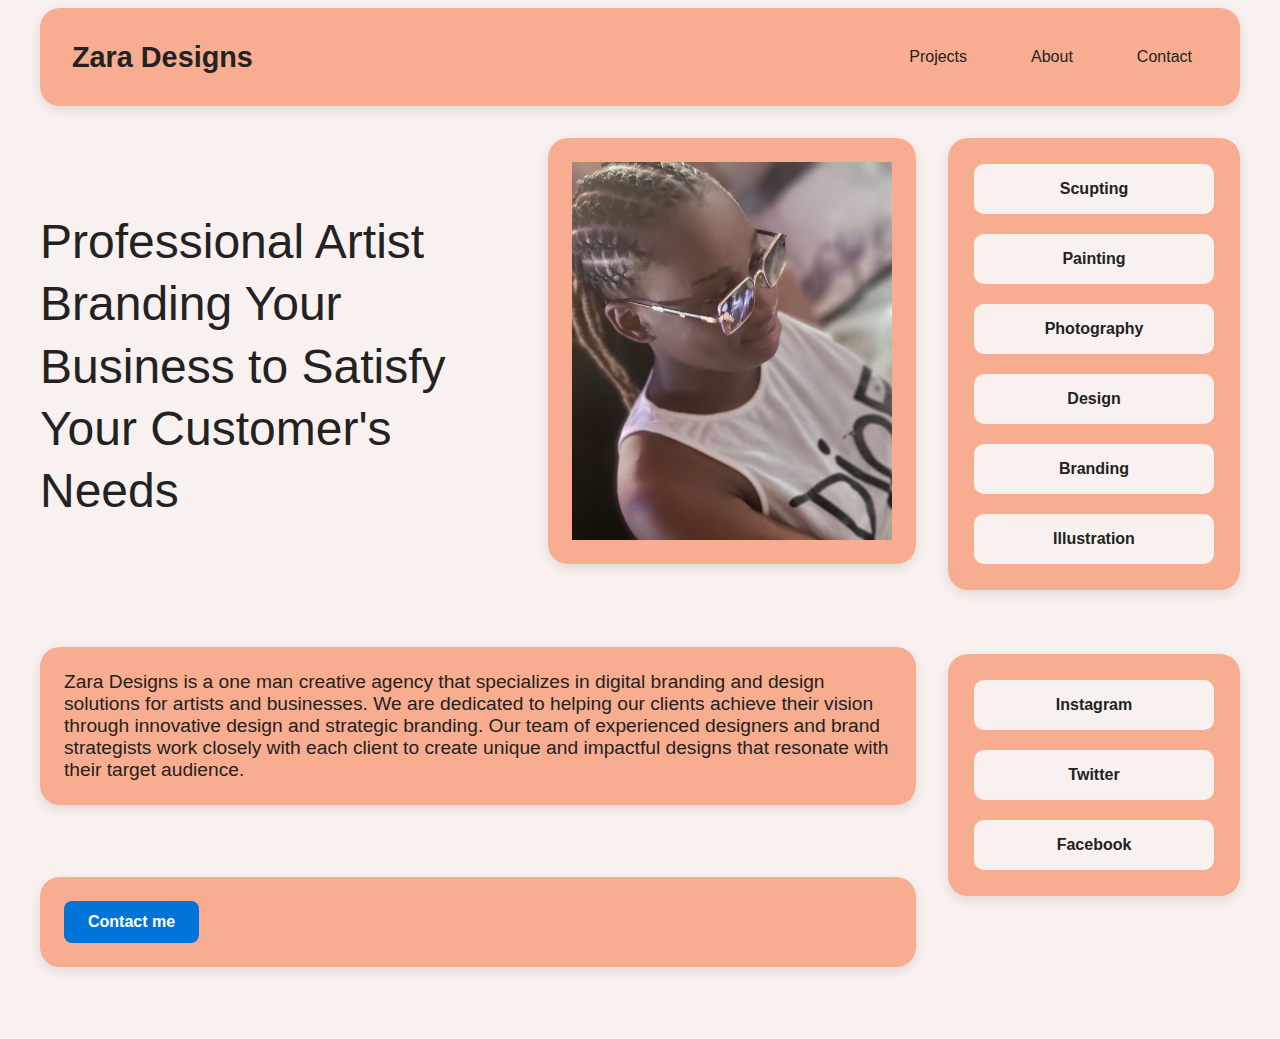
<file: index.html>
<!DOCTYPE html>
<html lang="en">

<head>
  <meta charset="UTF-8">
  <meta name="viewport" content="width=device-width, initial-scale=1.0">
  <title>Zara Designs</title>
  <link rel="stylesheet" href="styles.css">
</head>

<body>
  <!-- Header -->
  <section class="header block">
    <div class="left"><a href="index.html">Zara Designs</a></div>
    <div class="right">
      <a href="projects.html">Projects</a>
      <a href="about.html">About</a>
      <a href="contact.html">Contact</a>
    </div>

  </section>
  <div class="main-body">
    <!-- hero -->
    <section class="major">
      <section class="hero">
        <p>Professional Artist <br> Branding Your Business to Satisfy Your Customer's Needs</p>
        <img class="block" src="./image/two_cropped.jpg" alt="Chizaram Onuorah">
      </section>
      <!-- details -->
      <section class="details">
        <p class="info block">
          Zara Designs is a one man creative agency that specializes in digital branding and design solutions for
          artists
          and businesses. We are dedicated to helping our clients achieve their vision through innovative design and
          strategic branding. Our team of experienced designers and brand strategists work closely with each client to
          create unique and impactful designs that resonate with their target audience.
        </p>
        <p class="contact block">
          <a href="tel:+2349042636874">Contact me</a>
        </p>
      </section>
    </section>
    <!-- side panel -->
    <section class="minor">
      <section class="side-bar block">
        <a href="https://en.wikipedia.org/wiki/Sculpture">Scupting</a>
        <a href="https://en.wikipedia.org/wiki/Painting">Painting</a>
        <a href="https://en.wikipedia.org/wiki/Photography">Photography</a>
        <a href="https://en.wikipedia.org/wiki/design">Design</a>
        <a href="https://en.wikipedia.org/wiki/branding">Branding</a>
        <a href="https://en.wikipedia.org/wiki/illustration">Illustration</a>
      </section>
      <!-- social media -->
      <section class="social-media block">
        <a href="https://www.instagram.com/zara41383?igsh=YnFqM2c2b3M2MG92">Instagram</a>
        <a href="https://www.x.com/chizaramon4166">Twitter</a>
        <a href="https://www.facebook.com/chizaramonuorah">Facebook</a>
      </section>
    </section>
  </div>
</body>

</html>
</file>
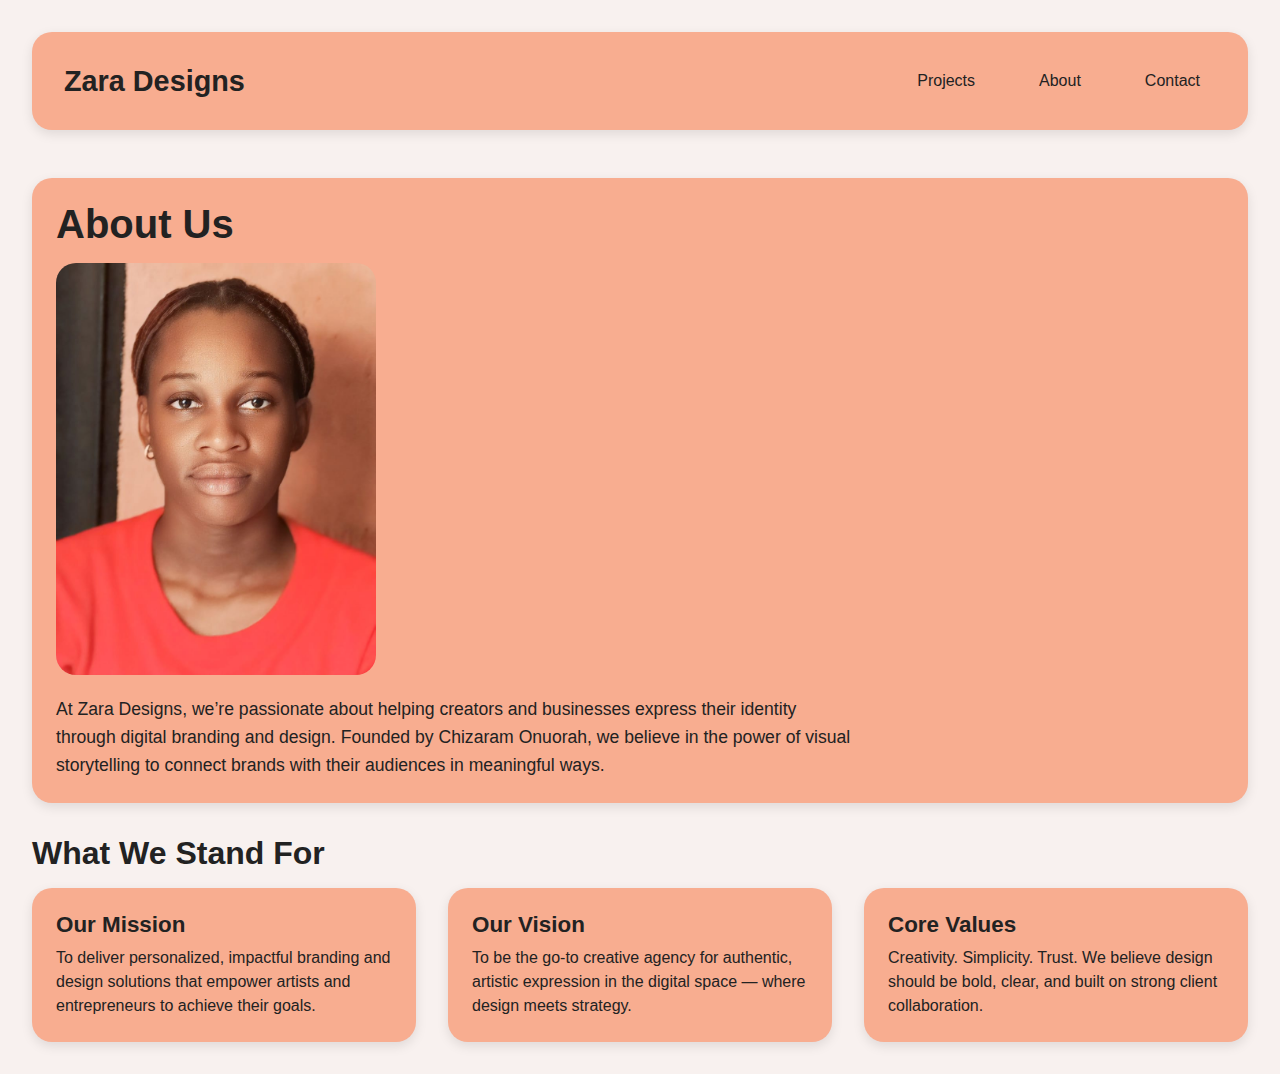
<file: about.html>
<!DOCTYPE html>
<html lang="en">

<head>
  <meta charset="UTF-8" />
  <meta name="viewport" content="width=device-width, initial-scale=1.0" />
  <title>About | Zara Designs</title>
  <style>
    :root {
      --primary: #f8ad90;
      --secondary: #f8f1ef;
      --accent: #0074d9;
      --text-dark: #222;
      --text-light: #fff;
      --tile-radius: 1.25rem;
      --shadow: 0 4px 12px rgba(0, 0, 0, 0.1);
    }

    * {
      margin: 0;
      padding: 0;
      box-sizing: border-box;
    }

    body {
      font-family: 'Segoe UI', Tahoma, Geneva, Verdana, sans-serif;
      background-color: var(--secondary);
      color: var(--text-dark);
      padding: 2rem;
    }

    a {
      text-decoration: none;
      color: inherit;
    }

    .block {
      background-color: var(--primary);
      border-radius: var(--tile-radius);
      box-shadow: var(--shadow);
      padding: 1.5rem;
      margin-bottom: 2rem;
      transition: transform 0.3s ease;
    }

    .block:hover {
      transform: translateY(-4px);
    }

    .header {
      display: flex;
      justify-content: space-between;
      align-items: center;
      background-color: var(--primary);
      padding: 2rem;
      margin-bottom: 3rem;
      border-radius: var(--tile-radius);
    }

    .header .left a {
      font-size: 1.8rem;
      font-weight: bold;
      color: var(--text-dark);
    }

    .header .right {
      display: flex;
      gap: 2rem;
      flex-wrap: wrap;
    }

    .header .right a {
      font-weight: 500;
      padding: 0.5rem 1rem;
      border-radius: 0.5rem;
    }

    .header .right a:hover {
      color: var(--accent);
    }

    h1 {
      font-size: 2.5rem;
      margin-bottom: 1rem;
    }

    .about-intro {
      font-size: 1.1rem;
      line-height: 1.6;
      max-width: 800px;
    }

    .section-title {
      font-size: 2rem;
      margin: 2rem 0 1rem;
    }

    .mission-section {
      display: grid;
      grid-template-columns: repeat(auto-fit, minmax(280px, 1fr));
      gap: 2rem;
    }

    .card {
      background-color: var(--primary);
      border-radius: var(--tile-radius);
      box-shadow: var(--shadow);
      padding: 1.5rem;
      transition: transform 0.3s ease;
    }

    .card:hover {
      transform: translateY(-5px);
    }

    .card h2 {
      font-size: 1.4rem;
      margin-bottom: 0.5rem;
    }

    .card p {
      font-size: 1rem;
      line-height: 1.5;
    }

    @media (max-width: 600px) {
      .header {
        flex-direction: column;
        align-items: flex-start;
      }

      .header .right {
        flex-direction: column;
        gap: 1rem;
        margin-top: 1rem;
      }

      h1 {
        font-size: 2rem;
      }

      .section-title {
        font-size: 1.5rem;
      }
    }
  </style>
</head>

<body>
  <!-- Header -->
  <section class="header block">
    <div class="left"><a href="index.html">Zara Designs</a></div>
    <div class="right">
      <a href="projects.html">Projects</a>
      <a href="about.html">About</a>
      <a href="contact.html">Contact</a>
    </div>
  </section>

  <!-- About Introduction -->
  <div class="block">
    <h1>About Us</h1>
    <img src="./image/five.jpg" alt="Chizaram Onuorah" style="width: 20rem; border-radius: var(--tile-radius); margin-bottom: 1rem;">
    <p class="about-intro">
      At Zara Designs, we’re passionate about helping creators and businesses express their identity through digital
      branding and design. Founded by Chizaram Onuorah, we believe in the power of visual storytelling to connect brands
      with their audiences in meaningful ways.
    </p>
  </div>

  <!-- Mission, Vision, Values -->
  <h2 class="section-title">What We Stand For</h2>
  <section class="mission-section">
    <div class="card">
      <h2>Our Mission</h2>
      <p>
        To deliver personalized, impactful branding and design solutions that empower artists and entrepreneurs to
        achieve their goals.
      </p>
    </div>
    <div class="card">
      <h2>Our Vision</h2>
      <p>
        To be the go-to creative agency for authentic, artistic expression in the digital space — where design meets
        strategy.
      </p>
    </div>
    <div class="card">
      <h2>Core Values</h2>
      <p>
        Creativity. Simplicity. Trust. We believe design should be bold, clear, and built on strong client
        collaboration.
      </p>
    </div>
  </section>
</body>

</html>
</file>
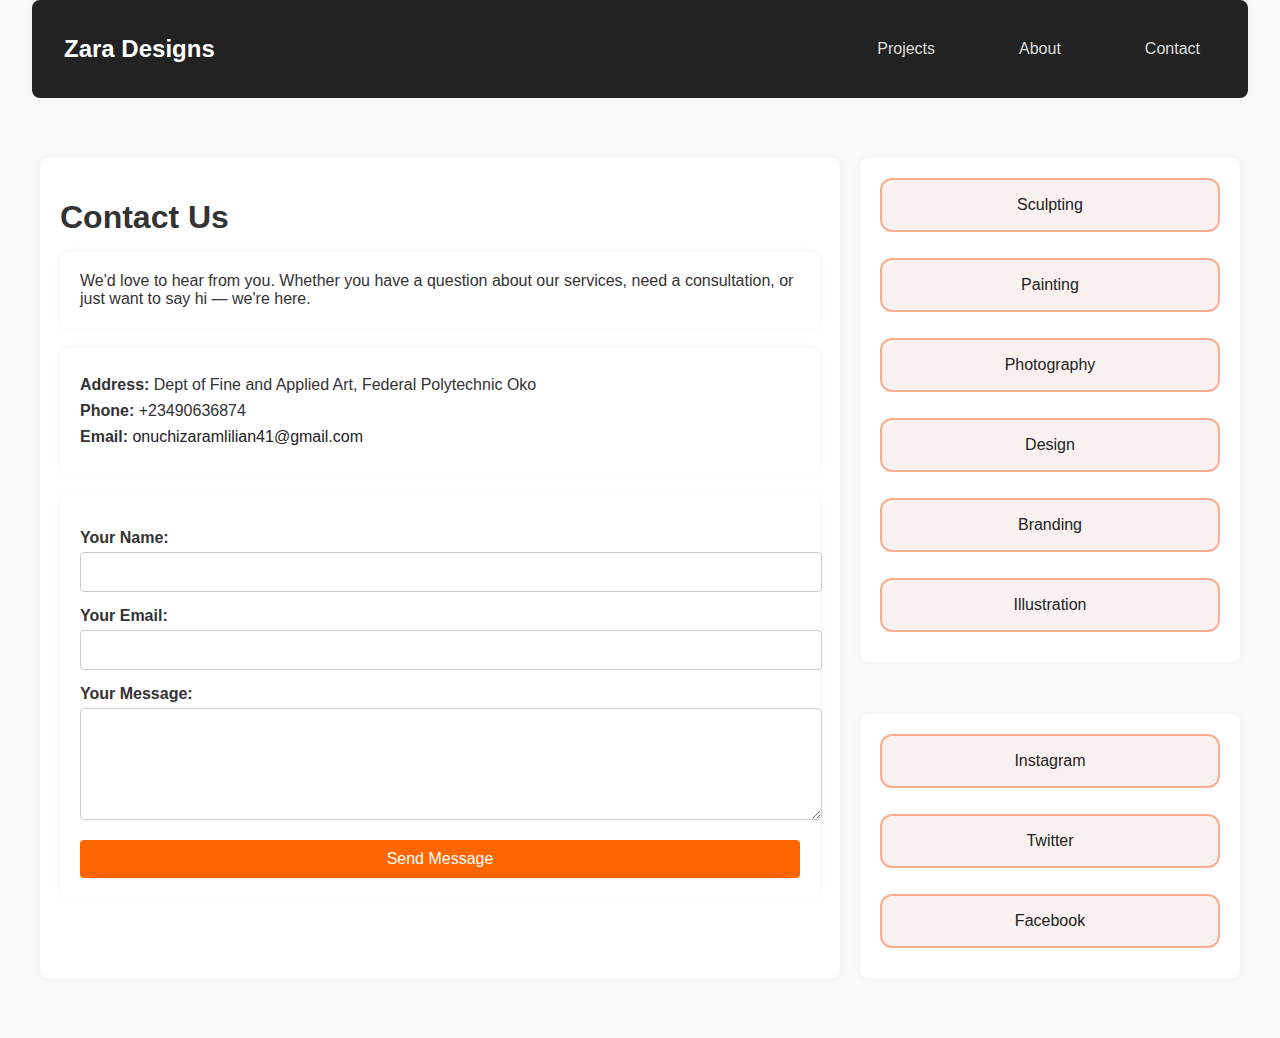
<file: contact.html>
<!DOCTYPE html>
<html lang="en">

<head>
  <meta charset="UTF-8">
  <meta name="viewport" content="width=device-width, initial-scale=1.0">
  <title>Contact - Zara Designs</title>
  <link rel="stylesheet" href="styles.css">
  <link rel="stylesheet" href="contact.css">
</head>

<body>
  <!-- Header -->
  <section class="header block">
    <div class="left"><a href="index.html">Zara Designs</a></div>
    <div class="right">
      <a href="projects.html">Projects</a>
      <a href="about.html">About</a>
      <a href="contact.html">Contact</a>
    </div>
  </section>

  <div class="main-body">
    <!-- Main Content -->
    <section class="major block">
      <h1>Contact Us</h1>
      <p class="info block">
        We'd love to hear from you. Whether you have a question about our services, need a consultation, or just want to
        say hi — we're here.
      </p>

      <div class="contact-details block">
        <p><strong>Address:</strong> Dept of Fine and Applied Art, Federal Polytechnic Oko</p>
        <p><strong>Phone:</strong> +23490636874</p>
        <p><strong>Email:</strong> <a href="mailto:onuchizaramlilian41@gmail.com">onuchizaramlilian41@gmail.com</a></p>
      </div>

      <!-- Contact Form -->
      <form class="contact-form block" action="#" method="post">
        <label for="name">Your Name:</label>
        <input type="text" id="name" name="name" required>

        <label for="email">Your Email:</label>
        <input type="email" id="email" name="email" required>

        <label for="message">Your Message:</label>
        <textarea id="message" name="message" rows="5" required></textarea>

        <button type="submit">Send Message</button>
      </form>
    </section>

    <!-- Sidebar -->
    <section class="minor">
      <section class="side-bar block">
        <a href="#">Sculpting</a>
        <a href="#">Painting</a>
        <a href="#">Photography</a>
        <a href="#">Design</a>
        <a href="#">Branding</a>
        <a href="#">Illustration</a>
      </section>

      <section class="social-media block">
        <a href="https://www.instagram.com/zara41383?igsh=YnFqM2c2b3M2MG92">Instagram</a>
        <a href="https://www.x.com/chizaramon4166">Twitter</a>
        <a href="https://www.facebook.com/chizaramonuorah">Facebook</a>
      </section>
    </section>
  </div>
</body>

</html>
</file>
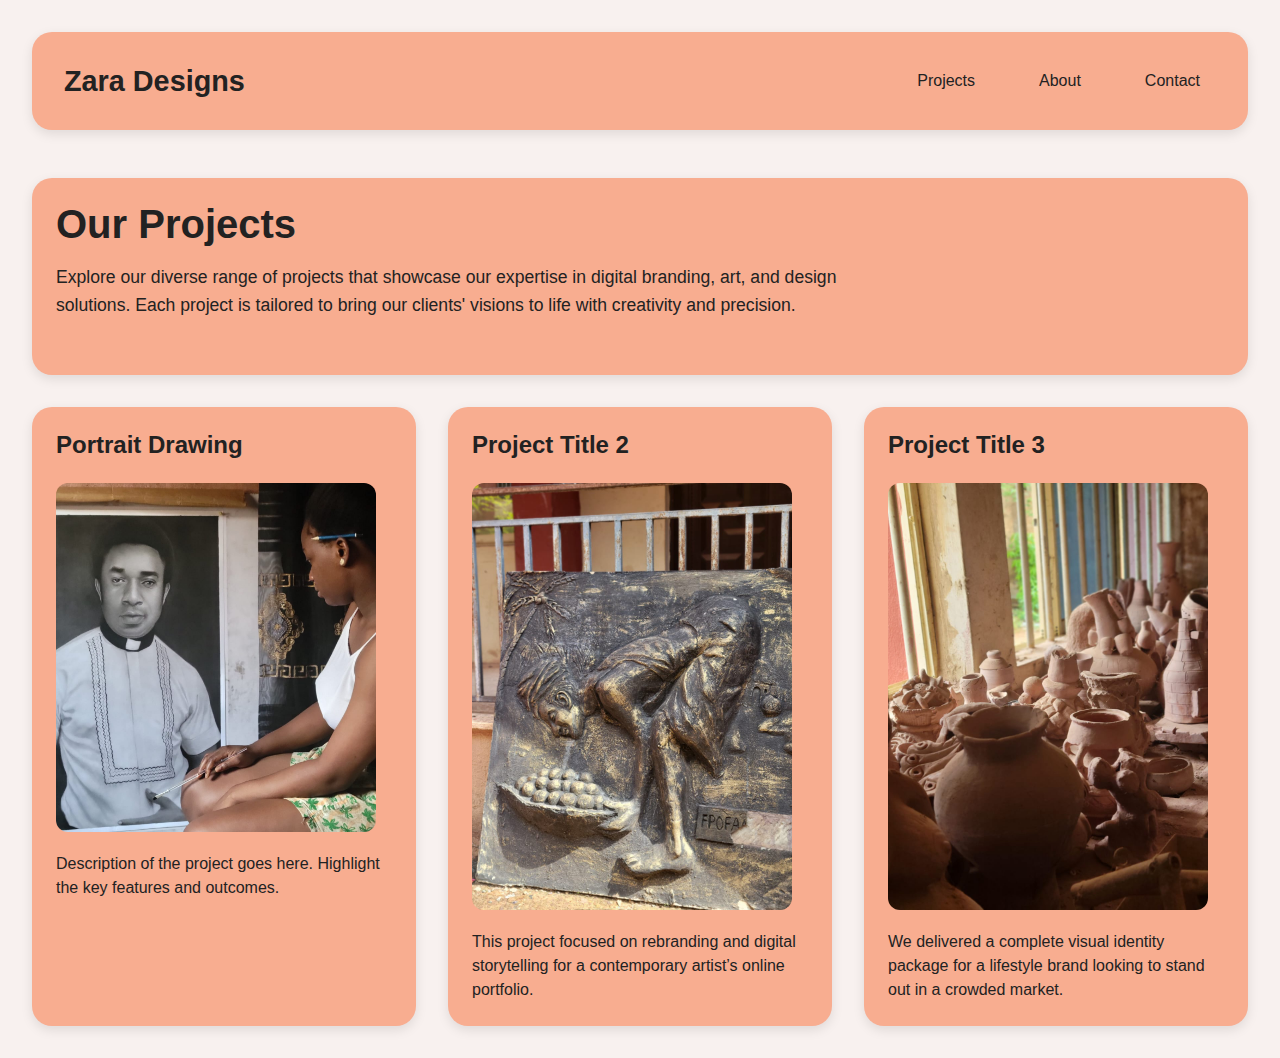
<file: projects.html>
<!DOCTYPE html>
<html lang="en">

<head>
  <meta charset="UTF-8">
  <meta name="viewport" content="width=device-width, initial-scale=1.0">
  <title>Projects | Zara Designs</title>
  <link rel="stylesheet" href="projects.css">
</head>

<body>
  <!-- Header -->
  <section class="header block">
    <div class="left"><a href="index.html">Zara Designs</a></div>
    <div class="right">
      <a href="projects.html">Projects</a>
      <a href="about.html">About</a>
      <a href="contact.html">Contact</a>
    </div>
  </section>

  <!-- Projects Introduction -->
  <div class="block">
    <h1>Our Projects</h1>
    <p class="intro">
      Explore our diverse range of projects that showcase our expertise in digital branding, art, and design solutions.
      Each project is tailored to bring our clients' visions to life with creativity and precision.
    </p>
  </div>

  <!-- Projects List -->
  <section class="projects-section">
    <div class="project card">
      <h2>Portrait Drawing</h2>
      <img src="./image/one.jpg" alt="Project 1">
      <p>Description of the project goes here. Highlight the key features and outcomes.</p>
    </div>

    <div class="project card">
      <h2>Project Title 2</h2>
      <img src="./image/three.jpg" alt="Project 2">
      <p>This project focused on rebranding and digital storytelling for a contemporary artist’s online portfolio.</p>
    </div>

    <div class="project card">
      <h2>Project Title 3</h2>
      <img src="./image/four.jpg" alt="Project 3">
      <p>We delivered a complete visual identity package for a lifestyle brand looking to stand out in a crowded market.
      </p>
    </div>
  </section>
</body>

</html>
</file>
<file: styles.css>
:root {
  --primary: #f8ad90;
  --secondary: #f8f1ef;
  --accent: #0074d9;
  --text-dark: #222;
  --text-light: #fff;
  --tile-radius: 1.25rem;
  --shadow: 0 4px 12px rgba(0, 0, 0, 0.1);
}

body {
  font-family: 'Segoe UI', Tahoma, Geneva, Verdana, sans-serif;
  color: var(--text-dark);
  background-color: var(--secondary);
  padding: 0;
}

a {
  text-decoration: none;
  color: inherit;
}

.block {
  background-color: var(--primary);
  border-radius: var(--tile-radius);
  box-shadow: var(--shadow);
  padding: 1.5rem;
  margin-bottom: 2rem;
  transition: transform 0.3s ease;
}

.block:hover {
  transform: translateY(-4px);
}

/* Header */
.header {
  display: flex;
  justify-content: space-between;
  align-items: center;
  background-color: var(--primary);
  padding: 2rem;
  margin: 0 2rem;
  border-radius: var(--tile-radius);
  box-shadow: var(--shadow);
  flex-wrap: wrap;
}

.header .left a {
  font-size: 1.8rem;
  font-weight: bold;
  color: var(--text-dark);
}

.header .right {
  display: flex;
  gap: 2rem;
  flex-wrap: wrap;
}

.header .right a {
  font-weight: 500;
  padding: 0.5rem 1rem;
  border-radius: 0.5rem;
}

.header a:hover {
  color: var(--accent);
}

/* Main Layout */
.main-body {
  display: grid;
  grid-template-columns: 3fr 1fr;
  gap: 2rem;
  padding: 2rem;
}

/* Hero Section */
.hero {
  display: flex;
  align-items: center;
  gap: 2rem;
  flex-wrap: wrap;
}

.hero p {
  font-size: 3rem;
  flex: 1;
  line-height: 1.3;
}

img.block {
  width: 100%;
  max-width: 20rem;
  height: auto;
  border-radius: var(--tile-radius);
}

/* Details Section */
.details {
  display: flex;
  flex-direction: column;
  gap: 1.5rem;
  margin-top: 2rem;
}

.details .info {
  background-color: var(--primary);
  font-size: larger;
}

.details .contact a {
  display: inline-block;
  background-color: var(--accent);
  color: white;
  padding: 0.75rem 1.5rem;
  border-radius: 0.5rem;
  font-weight: bold;
}

.details .contact a:hover {
  background-color: #005fa3;
}

/* Sidebar and Social */
.minor {
  display: flex;
  flex-direction: column;
  gap: 2rem;
}

.side-bar,
.social-media {
  display: flex;
  flex-direction: column;
  gap: 1rem;
}

.side-bar a,
.social-media a {
  background-color: var(--secondary);
  border: 2px solid var(--primary);
  border-radius: 0.75rem;
  padding: 1rem;
  text-align: center;
  font-weight: bold;
  transition: background 0.2s ease, color 0.2s ease;
}

.side-bar a:hover,
.social-media a:hover {
  background-color: var(--primary);
  color: var(--accent);
}

/* ---------------------------
   RESPONSIVE DESIGN
---------------------------- */

/* Tablets (768px and down) */
@media (max-width: 768px) {
  .main-body {
    grid-template-columns: 1fr;
  }

  .hero p {
    font-size: 2rem;
  }

  .header {
    margin: 1rem;
    padding: 1.5rem;
    flex-direction: column;
    align-items: flex-start;
  }

  .header .right {
    flex-direction: column;
    gap: 1rem;
    margin-top: 1rem;
  }

  .details .info {
    font-size: 0.95rem;
  }
}

/* Mobile (480px and down) */
@media (max-width: 480px) {
  .hero p {
    font-size: 1.5rem;
  }

  .main-body {
    padding: 1rem;
  }

  .header {
    margin: 0.5rem;
    padding: 1rem;
  }

  .header .left a {
    font-size: 1.5rem;
  }

  .header .right a {
    padding: 0.5rem;
    font-size: 0.95rem;
  }

  img.block {
    max-width: 100%;
    image-resolution: auto;
  }

  .details .contact a {
    width: 100%;
    text-align: center;
  }

  .side-bar a,
  .social-media a {
    font-size: 0.9rem;
    padding: 0.75rem;
  }
}
</file>
<file: projects.css>
:root {
  --primary: #f8ad90;
  --secondary: #f8f1ef;
  --accent: #0074d9;
  --text-dark: #222;
  --text-light: #fff;
  --tile-radius: 1.25rem;
  --shadow: 0 4px 12px rgba(0, 0, 0, 0.1);
}

* {
  margin: 0;
  padding: 0;
  box-sizing: border-box;
}

body {
  font-family: 'Segoe UI', Tahoma, Geneva, Verdana, sans-serif;
  background-color: var(--secondary);
  color: var(--text-dark);
  padding: 2rem;
}

a {
  text-decoration: none;
  color: inherit;
}

.block {
  background-color: var(--primary);
  border-radius: var(--tile-radius);
  box-shadow: var(--shadow);
  padding: 1.5rem;
  margin-bottom: 2rem;
  transition: transform 0.3s ease;
}

.block:hover {
  transform: translateY(-4px);
}

.header {
  display: flex;
  justify-content: space-between;
  align-items: center;
  background-color: var(--primary);
  padding: 2rem;
  margin-bottom: 3rem;
  border-radius: var(--tile-radius);
}

.header .left a {
  font-size: 1.8rem;
  font-weight: bold;
  color: var(--text-dark);
}

.header .right {
  display: flex;
  gap: 2rem;
  flex-wrap: wrap;
}

.header .right a {
  font-weight: 500;
  padding: 0.5rem 1rem;
  border-radius: 0.5rem;
}

.header .right a:hover {
  color: var(--accent);
}

h1 {
  font-size: 2.5rem;
  margin-bottom: 1rem;
}

.intro {
  max-width: 800px;
  margin-bottom: 2rem;
  font-size: 1.1rem;
  line-height: 1.6;
}

.projects-section {
  display: grid;
  grid-template-columns: repeat(auto-fit, minmax(280px, 1fr));
  gap: 2rem;
}

.project.card {
  background-color: var(--primary);
  border-radius: var(--tile-radius);
  box-shadow: var(--shadow);
  padding: 1.5rem;
  transition: transform 0.3s ease;
  justify-content: center;
  align-items: center;
}

.project.card:hover {
  transform: translateY(-5px);
}

.project img {
  width: 20rem; 
  max-width: 100%;
  height: auto;
  border-radius: 0.75rem;
  margin-top: 1rem;
  margin-bottom: 1rem;
  background: #ddd;
  object-fit: cover;
}

.project h2 {
  font-size: 1.5rem;
  margin-bottom: 0.5rem;
}

.project p {
  font-size: 1rem;
  line-height: 1.5;
}

@media (max-width: 600px) {
  .header {
    flex-direction: column;
    align-items: flex-start;
  }

  .header .right {
    flex-direction: column;
    gap: 1rem;
    margin-top: 1rem;
  }

  h1 {
    font-size: 2rem;
  }
}
</file>
<file: contact.css>
/* Reset and Base Styles */
body {
  font-family: Arial, sans-serif;
  margin: 0;
  padding: 0;
  background: #fafafa;
  color: #333;
}

a {
  text-decoration: none;
  color: #222;
}

a:hover {
  color: #ff6600;
}

h1,
h2 {
  margin-bottom: 0.5rem;
}

/* Layout Blocks */
.block {
  padding: 20px;
  margin-bottom: 20px;
  background: white;
  border-radius: 8px;
  box-shadow: 0 0 10px rgba(0, 0, 0, 0.05);
}

.main-body {
  display: flex;
  flex-wrap: wrap;
  gap: 20px;
  padding: 40px;
}

/* Header */
.header {
  display: flex;
  justify-content: space-between;
  align-items: center;
  background: #222;
  color: white;
  padding: 2rem;
}

.header .left a {
  font-size: 24px;
  font-weight: bold;
  color: #fff;
}

.header .right a {
  margin-left: 20px;
  color: #ddd;
  font-weight: 500;
}

.header .right a:hover {
  color: #ff6600;
}

/* Hero Section */
.hero {
  text-align: center;
}

.hero img {
  max-width: 200px;
  border-radius: 50%;
  margin-top: 20px;
}

/* Major and Minor Layouts */
.major {
  flex: 2;
  min-width: 300px;
}

.minor {
  flex: 1;
  min-width: 200px;
}

/* Sidebar */
.side-bar a,
.social-media a {
  display: block;
  margin-bottom: 10px;
  font-weight: 500;
}

/* Contact Details */
.contact-details p {
  margin: 8px 0;
}

/* Contact Form */
.contact-form {
  margin-top: 20px;
  display: flex;
  flex-direction: column;
}

.contact-form label {
  margin-top: 15px;
  font-weight: bold;
}

.contact-form input,
.contact-form textarea {
  padding: 10px;
  margin-top: 5px;
  border: 1px solid #ccc;
  border-radius: 4px;
  font-size: 1rem;
  width: 100%;
}

.contact-form textarea {
  resize: vertical;
}

.contact-form button {
  margin-top: 20px;
  padding: 10px 15px;
  background-color: #ff6600;
  color: white;
  border: none;
  border-radius: 4px;
  font-size: 1rem;
  cursor: pointer;
  transition: background-color 0.3s;
}

.contact-form button:hover {
  background-color: #e65c00;
}

/* Responsive */
@media (max-width: 768px) {
  .main-body {
    flex-direction: column;
    padding: 20px;
  }

  .header {
    flex-direction: column;
    text-align: center;
  }

  .header .right a {
    margin: 10px 10px 0 0;
  }
}
</file>
